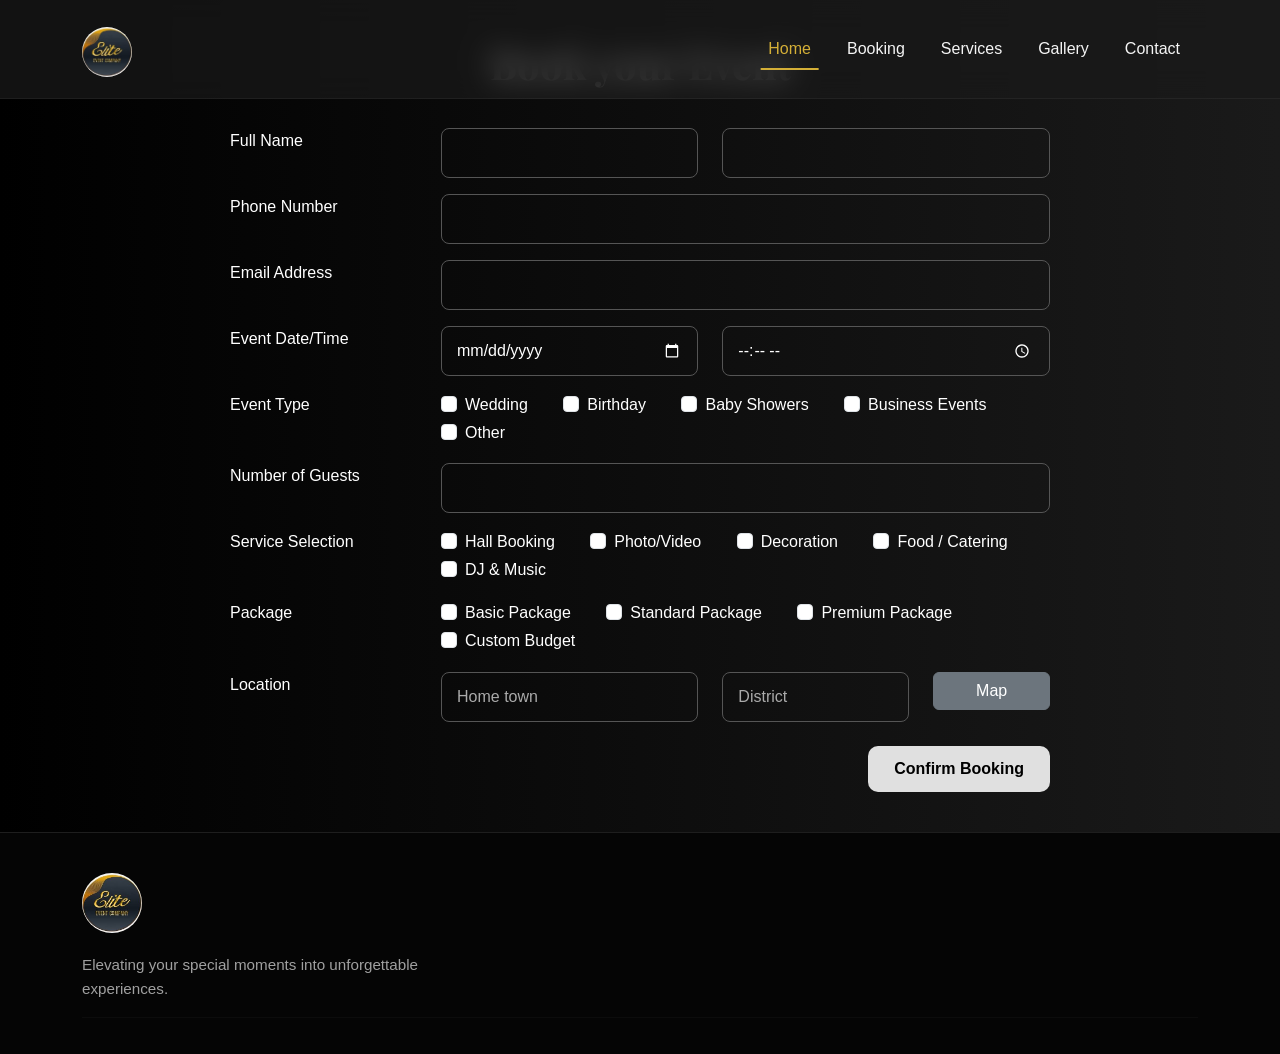
<file: Elite-Events/booking.html>
<!DOCTYPE html>
<html lang="en">

<head>
    <meta charset="UTF-8">
    <meta name="viewport" content="width=device-width, initial-scale=1.0">
    <title>Book Your Event</title>

    <link href="https://cdn.jsdelivr.net/npm/bootstrap@5.3.2/dist/css/bootstrap.min.css" rel="stylesheet">
    <link rel="stylesheet" href="https://cdnjs.cloudflare.com/ajax/libs/font-awesome/6.4.2/css/all.min.css">

    <link rel="stylesheet" href="style.css">


    <style>
        body {
            background: linear-gradient(to right, #000, #1a1a1a);
            color: white;
            font-family: Arial, Helvetica, sans-serif;
        }

        .container-box {
            max-width: 900px;
            margin: auto;
            padding: 40px;
        }

        h1 {
            text-align: center;
            margin-bottom: 40px;
            font-weight: bold;
        }

        .form-control {
            background: transparent;
            border: 1px solid #555;
            color: white;
        }

        .form-control::placeholder {
            color: #aaa;
        }

        .form-check-label {
            margin-right: 15px;
        }

        .btn-book {
            background: #e0e0e0;
            color: black;
            font-weight: 600;
            border-radius: 10px;
            padding: 10px 25px;
        }
    </style>
</head>

<body>
    <nav class="navbar navbar-expand-lg fixed-top">
        <div class="container">
            <a class="navbar-brand" href="index.html">
                <img src="../logo.jpeg" alt="Elite Logo" style="height: 50px; border-radius: 50%;">
            </a>
            <button class="navbar-toggler" type="button" data-bs-toggle="collapse" data-bs-target="#navbarNav"
                aria-controls="navbarNav" aria-expanded="false" aria-label="Toggle navigation">
                <span class="navbar-toggler-icon" style="filter: invert(1);"></span>
            </button>
            <div class="collapse navbar-collapse justify-content-end" id="navbarNav">
                <ul class="navbar-nav">
                    <li class="nav-item">
                        <a class="nav-link active" aria-current="page" href="index.html">Home</a>
                    </li>
                    <li class="nav-item">
                        <a class="nav-link" href="booking.html">Booking</a>
                    </li>
                    <li class="nav-item">
                        <a class="nav-link" href="services.html">Services</a>
                    </li>
                    <li class="nav-item">
                        <a class="nav-link" href="gallery.html">Gallery</a>
                    </li>
                    <li class="nav-item">
                        <a class="nav-link" href="contact.html">Contact</a>
                    </li>
                </ul>
            </div>
        </div>
    </nav>

    <div class="container container-box">

        <h1>Book your Event</h1>

        <form>

            <div class="row mb-3">
                <label class="col-md-3">Full Name</label>
                <div class="col-md-4">
                    <input type="text" class="form-control">
                </div>
                <div class="col-md-5">
                    <input type="text" class="form-control">
                </div>
            </div>

            <div class="row mb-3">
                <label class="col-md-3">Phone Number</label>
                <div class="col-md-9">
                    <input type="text" class="form-control">
                </div>
            </div>

            <div class="row mb-3">
                <label class="col-md-3">Email Address</label>
                <div class="col-md-9">
                    <input type="email" class="form-control">
                </div>
            </div>

            <div class="row mb-3">
                <label class="col-md-3">Event Date/Time</label>
                <div class="col-md-4">
                    <input type="date" class="form-control">
                </div>
                <div class="col-md-5">
                    <input type="time" class="form-control">
                </div>
            </div>

            <div class="row mb-3">
                <label class="col-md-3">Event Type</label>
                <div class="col-md-9">

                    <div class="form-check form-check-inline">
                        <input class="form-check-input" type="checkbox">
                        <label class="form-check-label">Wedding</label>
                    </div>

                    <div class="form-check form-check-inline">
                        <input class="form-check-input" type="checkbox">
                        <label class="form-check-label">Birthday</label>
                    </div>

                    <div class="form-check form-check-inline">
                        <input class="form-check-input" type="checkbox">
                        <label class="form-check-label">Baby Showers</label>
                    </div>

                    <div class="form-check form-check-inline">
                        <input class="form-check-input" type="checkbox">
                        <label class="form-check-label">Business Events</label>
                    </div>

                    <div class="form-check form-check-inline">
                        <input class="form-check-input" type="checkbox">
                        <label class="form-check-label">Other</label>
                    </div>

                </div>
            </div>

            <div class="row mb-3">
                <label class="col-md-3">Number of Guests</label>
                <div class="col-md-9">
                    <input type="number" class="form-control">
                </div>
            </div>

            <div class="row mb-3">
                <label class="col-md-3">Service Selection</label>
                <div class="col-md-9">

                    <div class="form-check form-check-inline">
                        <input class="form-check-input" type="checkbox">
                        <label class="form-check-label">Hall Booking</label>
                    </div>

                    <div class="form-check form-check-inline">
                        <input class="form-check-input" type="checkbox">
                        <label class="form-check-label">Photo/Video</label>
                    </div>

                    <div class="form-check form-check-inline">
                        <input class="form-check-input" type="checkbox">
                        <label class="form-check-label">Decoration</label>
                    </div>

                    <div class="form-check form-check-inline">
                        <input class="form-check-input" type="checkbox">
                        <label class="form-check-label">Food / Catering</label>
                    </div>

                    <div class="form-check form-check-inline">
                        <input class="form-check-input" type="checkbox">
                        <label class="form-check-label">DJ & Music</label>
                    </div>

                </div>
            </div>

            <div class="row mb-3">
                <label class="col-md-3">Package</label>
                <div class="col-md-9">

                    <div class="form-check form-check-inline">
                        <input class="form-check-input" type="checkbox">
                        <label class="form-check-label">Basic Package</label>
                    </div>

                    <div class="form-check form-check-inline">
                        <input class="form-check-input" type="checkbox">
                        <label class="form-check-label">Standard Package</label>
                    </div>

                    <div class="form-check form-check-inline">
                        <input class="form-check-input" type="checkbox">
                        <label class="form-check-label">Premium Package</label>
                    </div>

                    <div class="form-check form-check-inline">
                        <input class="form-check-input" type="checkbox">
                        <label class="form-check-label">Custom Budget</label>
                    </div>

                </div>
            </div>

            <div class="row mb-4">
                <label class="col-md-3">Location</label>

                <div class="col-md-4">
                    <input type="text" class="form-control" placeholder="Home town">
                </div>

                <div class="col-md-3">
                    <input type="text" class="form-control" placeholder="District">
                </div>

                <div class="col-md-2">
                    <button type="button" class="btn btn-secondary w-100">Map</button>
                </div>

            </div>

            <div class="text-end">
                <button class="btn btn-book">Confirm Booking</button>
            </div>

        </form>

    </div>
    <footer class="footer mt-auto">
        <div class="container text-center text-md-start">
            <div class="row align-items-center">
                <div class="col-md-4 mb-3 mb-md-0 text-center text-md-start">
                    <span class="footer-brand">
                        <img src="../logo.jpeg" alt="Elite Logo" style="height: 60px; border-radius: 50%;">
                    </span>
                    <p class="footer-text mb-0">Elevating your special moments into unforgettable experiences.</p>
                </div>


            </div>
            <hr style="border-color: rgba(255,255,255,0.1)">

        </div>
    </footer>

</body>

</html>
</file>
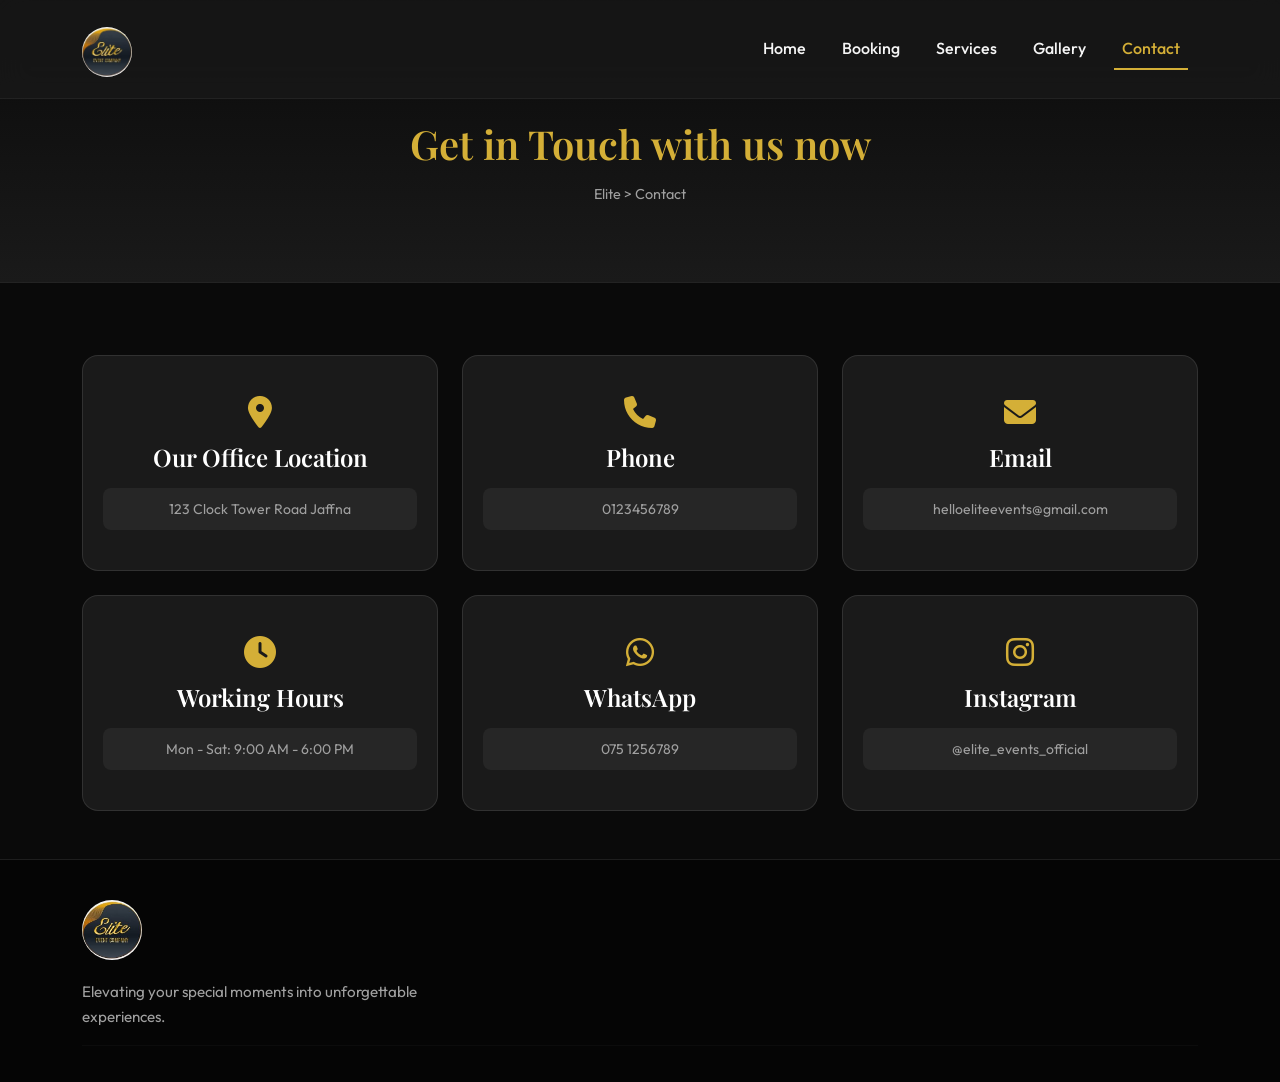
<file: Elite-Events/contact.html>
<!DOCTYPE html>
<html lang="en">

<head>
    <meta charset="UTF-8">
    <meta name="viewport" content="width=device-width, initial-scale=1.0">
    <title>Elite - Contact Us</title>

    <link href="https://cdn.jsdelivr.net/npm/bootstrap@5.3.2/dist/css/bootstrap.min.css" rel="stylesheet">

    <link rel="stylesheet" href="https://cdnjs.cloudflare.com/ajax/libs/font-awesome/6.4.2/css/all.min.css">

    <link rel="stylesheet" href="style.css">
    <style>
        .contact-card {
            text-align: center;
            padding: 40px 20px;
            height: 100%;
        }

        .contact-detail-box {
            background: rgba(255, 255, 255, 0.05);
            padding: 10px;
            border-radius: 8px;
            margin-top: 15px;
            min-height: 40px;
            display: flex;
            align-items: center;
            justify-content: center;
            color: var(--text-muted);
        }
    </style>
</head>

<body>


    <nav class="navbar navbar-expand-lg fixed-top">
        <div class="container">
            <a class="navbar-brand" href="index.html">
                <img src="../logo.jpeg" alt="Elite Logo" style="height: 50px; border-radius: 50%;">
            </a>
            <button class="navbar-toggler" type="button" data-bs-toggle="collapse" data-bs-target="#navbarNav"
                aria-controls="navbarNav" aria-expanded="false" aria-label="Toggle navigation">
                <span class="navbar-toggler-icon" style="filter: invert(1);"></span>
            </button>
            <div class="collapse navbar-collapse justify-content-end" id="navbarNav">
                <ul class="navbar-nav">
                    <li class="nav-item">
                        <a class="nav-link" href="index.html">Home</a>
                    </li>
                    <li class="nav-item">
                        <a class="nav-link" href="booking.html">Booking</a>
                    </li>
                    <li class="nav-item">
                        <a class="nav-link" href="services.html">Services</a>
                    </li>
                    <li class="nav-item">
                        <a class="nav-link" href="gallery.html">Gallery</a>
                    </li>
                    <li class="nav-item">
                        <a class="nav-link active" aria-current="page" href="contact.html">Contact</a>
                    </li>
                </ul>
            </div>
        </div>
    </nav>


    <header class="page-header">
        <div class="container">
            <h1 class="page-title" style="font-size: 2.5rem;">Get in Touch with us now</h1>
            <p class="page-breadcrumb">Elite > Contact</p>
        </div>
    </header>


    <section class="container py-5 mt-4">
        <div class="row g-4 justify-content-center">


            <div class="col-md-6 col-lg-4">
                <div class="glass-card contact-card">
                    <i class="fa-solid fa-location-dot contact-icon"></i>
                    <h4 class="mb-3">Our Office Location</h4>
                    <div class="contact-detail-box">
                        <small>123 Clock Tower Road Jaffna</small>
                    </div>
                </div>
            </div>


            <div class="col-md-6 col-lg-4">
                <div class="glass-card contact-card">
                    <i class="fa-solid fa-phone contact-icon"></i>
                    <h4 class="mb-3">Phone</h4>
                    <div class="contact-detail-box">
                        <small>0123456789</small>
                    </div>
                </div>
            </div>


            <div class="col-md-6 col-lg-4">
                <div class="glass-card contact-card">
                    <i class="fa-solid fa-envelope contact-icon"></i>
                    <h4 class="mb-3">Email</h4>
                    <div class="contact-detail-box">
                        <small>helloeliteevents@gmail.com</small>
                    </div>
                </div>
            </div>


            <div class="col-md-6 col-lg-4">
                <div class="glass-card contact-card">
                    <i class="fa-solid fa-clock contact-icon"></i>
                    <h4 class="mb-3">Working Hours</h4>
                    <div class="contact-detail-box">
                        <small>Mon - Sat: 9:00 AM - 6:00 PM</small>
                    </div>
                </div>
            </div>


            <div class="col-md-6 col-lg-4">
                <div class="glass-card contact-card">
                    <i class="fa-brands fa-whatsapp contact-icon"></i>
                    <h4 class="mb-3">WhatsApp</h4>
                    <div class="contact-detail-box">
                        <small>075 1256789</small>
                    </div>
                </div>
            </div>


            <div class="col-md-6 col-lg-4">
                <div class="glass-card contact-card">
                    <i class="fa-brands fa-instagram contact-icon"></i>
                    <h4 class="mb-3">Instagram</h4>
                    <div class="contact-detail-box">
                        <small>@elite_events_official</small>
                    </div>
                </div>
            </div>

        </div>
    </section>


    <footer class="footer mt-auto">
        <div class="container text-center text-md-start">
            <div class="row align-items-center">
                <div class="col-md-4 mb-3 mb-md-0 text-center text-md-start">
                    <span class="footer-brand">
                        <img src="../logo.jpeg" alt="Elite Logo" style="height: 60px; border-radius: 50%;">
                    </span>
                    <p class="footer-text mb-0">Elevating your special moments into unforgettable experiences.</p>
                </div>


            </div>
            <hr style="border-color: rgba(255,255,255,0.1)">

        </div>
    </footer>


    <script src="https://cdn.jsdelivr.net/npm/bootstrap@5.3.2/dist/js/bootstrap.bundle.min.js"></script>
</body>

</html>
</file>
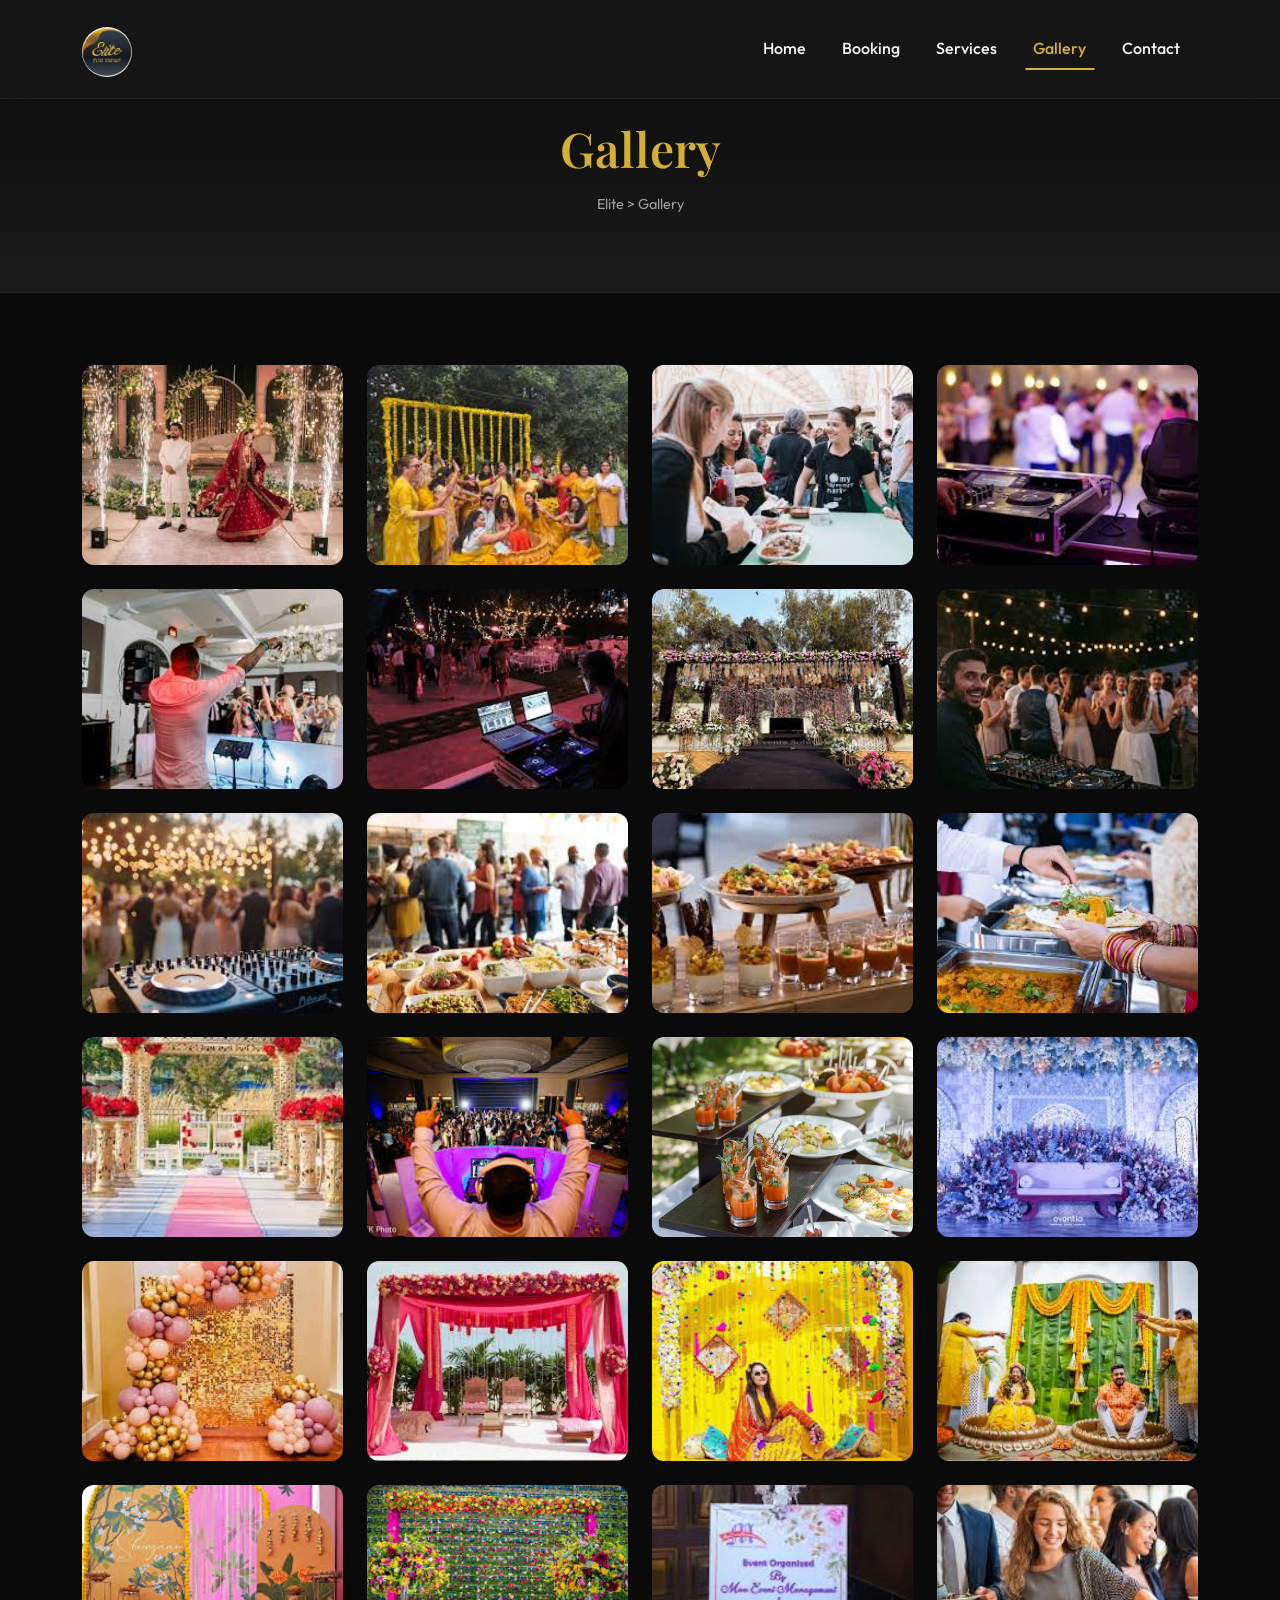
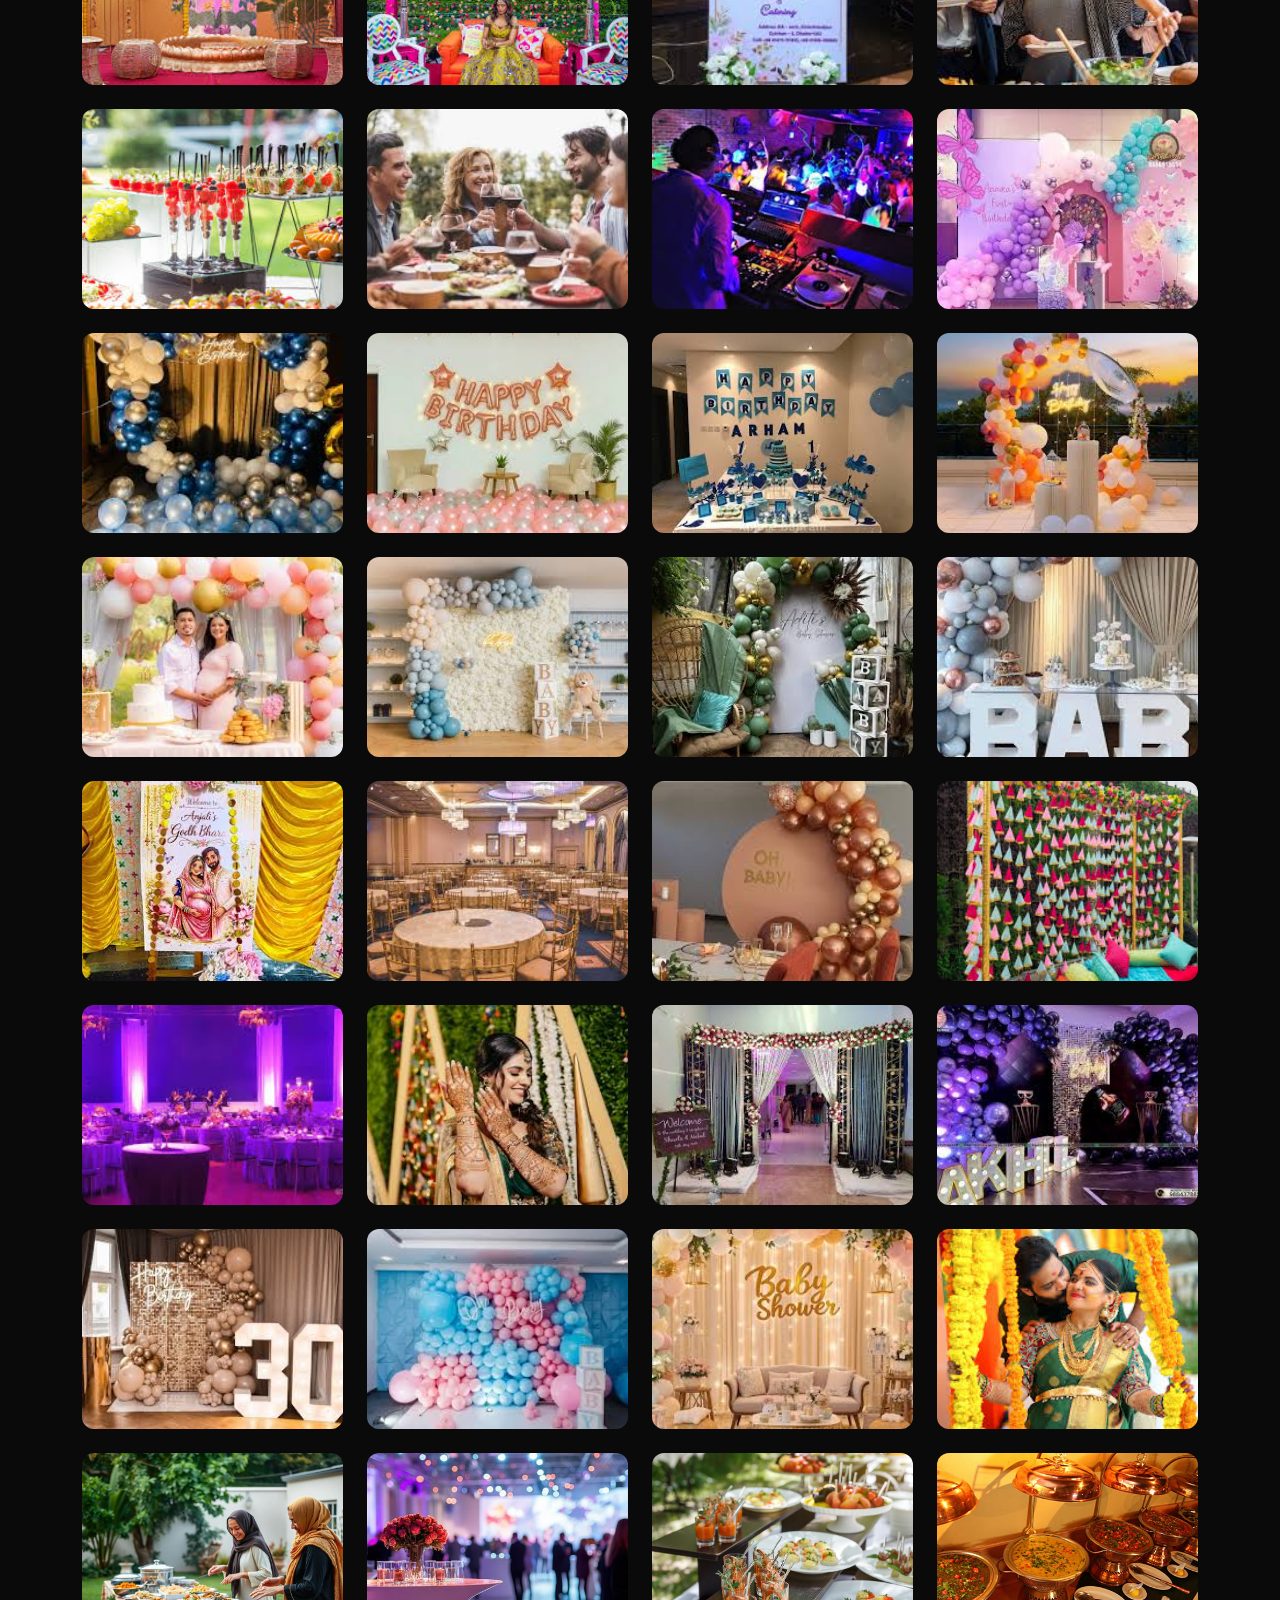
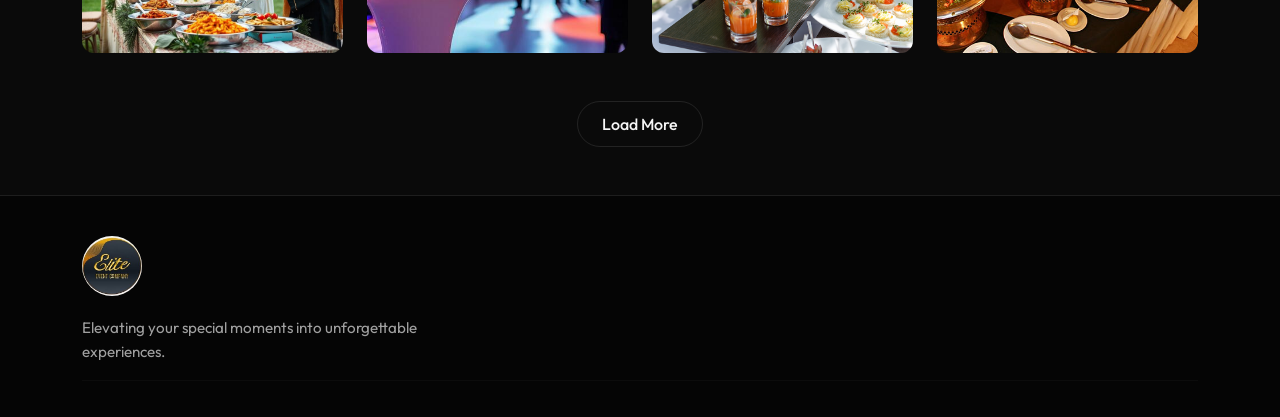
<file: Elite-Events/gallery.html>
<!DOCTYPE html>
<html lang="en">

<head>
    <meta charset="UTF-8">
    <meta name="viewport" content="width=device-width, initial-scale=1.0">
    <title>Elite - Gallery</title>

    <link href="https://cdn.jsdelivr.net/npm/bootstrap@5.3.2/dist/css/bootstrap.min.css" rel="stylesheet">

    <link rel="stylesheet" href="https://cdnjs.cloudflare.com/ajax/libs/font-awesome/6.4.2/css/all.min.css">

    <link rel="stylesheet" href="style.css">
    <style>
        .gallery-img {
            width: 100%;
            height: 200px;
            object-fit: cover;
            border-radius: 12px;
            transition: transform 0.4s ease, box-shadow 0.4s ease;
            cursor: pointer;
        }

        .gallery-img:hover {
            transform: scale(1.05);
            box-shadow: 0 10px 20px rgba(0, 0, 0, 0.5);
            z-index: 10;
            position: relative;
        }

        .gallery-item {
            overflow: visible;
        }
    </style>
</head>

<body>


    <nav class="navbar navbar-expand-lg fixed-top">
        <div class="container">
            <a class="navbar-brand" href="index.html">
                <img src="../logo.jpeg" alt="Elite Logo" style="height: 50px; border-radius: 50%;">
            </a>
            <button class="navbar-toggler" type="button" data-bs-toggle="collapse" data-bs-target="#navbarNav"
                aria-controls="navbarNav" aria-expanded="false" aria-label="Toggle navigation">
                <span class="navbar-toggler-icon" style="filter: invert(1);"></span>
            </button>
            <div class="collapse navbar-collapse justify-content-end" id="navbarNav">
                <ul class="navbar-nav">
                    <li class="nav-item">
                        <a class="nav-link" href="index.html">Home</a>
                    </li>
                    <li class="nav-item">
                        <a class="nav-link" href="booking.html">Booking</a>
                    </li>
                    <li class="nav-item">
                        <a class="nav-link" href="services.html">Services</a>
                    </li>
                    <li class="nav-item">
                        <a class="nav-link active" aria-current="page" href="gallery.html">Gallery</a>
                    </li>
                    <li class="nav-item">
                        <a class="nav-link" href="contact.html">Contact</a>
                    </li>
                </ul>
            </div>
        </div>
    </nav>


    <header class="page-header">
        <div class="container">
            <h1 class="page-title">Gallery</h1>
            <p class="page-breadcrumb">Elite > Gallery</p>
        </div>
    </header>


    <section class="container py-5 mt-4 text-center">

        <div class="row g-4 justify-content-center">


            <div class="col-6 col-md-4 col-lg-3 gallery-item">
                <img src="../download (7).jpeg" alt="Gallery Image" class="gallery-img">
            </div>
            <div class="col-6 col-md-4 col-lg-3 gallery-item">
                <img src="../download (6).jpeg" alt="Gallery Image" class="gallery-img">
            </div>
            <div class="col-6 col-md-4 col-lg-3 gallery-item">
                <img src="../download (5).jpeg" alt="Gallery Image" class="gallery-img">
            </div>

            <div class="col-6 col-md-4 col-lg-3 gallery-item">
                <img src="../download (1).jpeg" alt="Gallery Image" class="gallery-img">
            </div>
            <div class="col-6 col-md-4 col-lg-3 gallery-item">
                <img src="../download (2).jpeg" alt="Gallery Image" class="gallery-img">
            </div>
            <div class="col-6 col-md-4 col-lg-3 gallery-item">
                <img src="../download (3).jpeg" alt="Gallery Image" class="gallery-img">
            </div>
            <div class="col-6 col-md-4 col-lg-3 gallery-item">
                <img src="../download (4).jpeg" alt="Gallery Image" class="gallery-img">
            </div>
            <div class="col-6 col-md-4 col-lg-3 gallery-item">
                <img src="../images (1).jpeg" alt="Gallery Image" class="gallery-img">
            </div>
            <div class="col-6 col-md-4 col-lg-3 gallery-item">
                <img src="../images (2).jpeg" alt="Gallery Image" class="gallery-img">
            </div>
            <div class="col-6 col-md-4 col-lg-3 gallery-item">
                <img src="../images (3).jpeg" alt="Gallery Image" class="gallery-img">
            </div>
            <div class="col-6 col-md-4 col-lg-3 gallery-item">
                <img src="../images (4).jpeg" alt="Gallery Image" class="gallery-img">
            </div>
            <div class="col-6 col-md-4 col-lg-3 gallery-item">
                <img src="../images (5).jpeg" alt="Gallery Image" class="gallery-img">
            </div>
            <div class="col-6 col-md-4 col-lg-3 gallery-item">
                <img src="../images (6).jpeg" alt="Gallery Image" class="gallery-img">
            </div>
            <div class="col-6 col-md-4 col-lg-3 gallery-item">
                <img src="../images.jpeg" alt="Gallery Image" class="gallery-img">
            </div>
            <div class="col-6 col-md-4 col-lg-3 gallery-item">
                <img src="../Outdoor-Catering-Services-Peachtree-City-GA.jpg" alt="Gallery Image" class="gallery-img">
            </div>
            <div class="col-6 col-md-4 col-lg-3 gallery-item">
                <img src="../download (8).jpeg" alt="Gallery Image" class="gallery-img">
            </div>
            <div class="col-6 col-md-4 col-lg-3 gallery-item">
                <img src="../download (9).jpeg" alt="Gallery Image" class="gallery-img">
            </div>
            <div class="col-6 col-md-4 col-lg-3 gallery-item">
                <img src="../download (10).jpeg" alt="Gallery Image" class="gallery-img">
            </div>
            <div class="col-6 col-md-4 col-lg-3 gallery-item">
                <img src="../download (11).jpeg" alt="Gallery Image" class="gallery-img">
            </div>
            <div class="col-6 col-md-4 col-lg-3 gallery-item">
                <img src="../download (12).jpeg" alt="Gallery Image" class="gallery-img">
            </div>
            <div class="col-6 col-md-4 col-lg-3 gallery-item">
                <img src="../download (13).jpeg" alt="Gallery Image" class="gallery-img">
            </div>
            <div class="col-6 col-md-4 col-lg-3 gallery-item">
                <img src="../download (14).jpeg" alt="Gallery Image" class="gallery-img">
            </div>
            <div class="col-6 col-md-4 col-lg-3 gallery-item">
                <img src="../download (15).jpeg" alt="Gallery Image" class="gallery-img">
            </div>
            <div class="col-6 col-md-4 col-lg-3 gallery-item">
                <img src="../download (16).jpeg" alt="Gallery Image" class="gallery-img">
            </div>
            <div class="col-6 col-md-4 col-lg-3 gallery-item">
                <img src="../download (17).jpeg" alt="Gallery Image" class="gallery-img">
            </div>
            <div class="col-6 col-md-4 col-lg-3 gallery-item">
                <img src="../download (18).jpeg" alt="Gallery Image" class="gallery-img">
            </div>
            <div class="col-6 col-md-4 col-lg-3 gallery-item">
                <img src="../download (19).jpeg" alt="Gallery Image" class="gallery-img">
            </div>
            <div class="col-6 col-md-4 col-lg-3 gallery-item">
                <img src="../download (20).jpeg" alt="Gallery Image" class="gallery-img">
            </div>
            <div class="col-6 col-md-4 col-lg-3 gallery-item">
                <img src="../download (21).jpeg" alt="Gallery Image" class="gallery-img">
            </div>
            <div class="col-6 col-md-4 col-lg-3 gallery-item">
                <img src="../download (22).jpeg" alt="Gallery Image" class="gallery-img">
            </div>
            <div class="col-6 col-md-4 col-lg-3 gallery-item">
                <img src="../download (23).jpeg" alt="Gallery Image" class="gallery-img">
            </div>
            <div class="col-6 col-md-4 col-lg-3 gallery-item">
                <img src="../download (24).jpeg" alt="Gallery Image" class="gallery-img">
            </div>
            <div class="col-6 col-md-4 col-lg-3 gallery-item">
                <img src="../download (25).jpeg" alt="Gallery Image" class="gallery-img">
            </div>
            <div class="col-6 col-md-4 col-lg-3 gallery-item">
                <img src="../download (26).jpeg" alt="Gallery Image" class="gallery-img">
            </div>
            <div class="col-6 col-md-4 col-lg-3 gallery-item">
                <img src="../download (27).jpeg" alt="Gallery Image" class="gallery-img">
            </div>
            <div class="col-6 col-md-4 col-lg-3 gallery-item">
                <img src="../download (28).jpeg" alt="Gallery Image" class="gallery-img">
            </div>
            <div class="col-6 col-md-4 col-lg-3 gallery-item">
                <img src="../download (29).jpeg" alt="Gallery Image" class="gallery-img">
            </div>
            <div class="col-6 col-md-4 col-lg-3 gallery-item">
                <img src="../download (30).jpeg" alt="Gallery Image" class="gallery-img">
            </div>
            <div class="col-6 col-md-4 col-lg-3 gallery-item">
                <img src="../images (7).jpeg" alt="Gallery Image" class="gallery-img">
            </div>
            <div class="col-6 col-md-4 col-lg-3 gallery-item">
                <img src="../images (8).jpeg" alt="Gallery Image" class="gallery-img">
            </div>
            <div class="col-6 col-md-4 col-lg-3 gallery-item">
                <img src="../images (9).jpeg" alt="Gallery Image" class="gallery-img">
            </div>
            <div class="col-6 col-md-4 col-lg-3 gallery-item">
                <img src="../images (10).jpeg" alt="Gallery Image" class="gallery-img">
            </div>
            <div class="col-6 col-md-4 col-lg-3 gallery-item">
                <img src="../images (11).jpeg" alt="Gallery Image" class="gallery-img">
            </div>
            <div class="col-6 col-md-4 col-lg-3 gallery-item">
                <img src="../images (12).jpeg" alt="Gallery Image" class="gallery-img">
            </div>
            <div class="col-6 col-md-4 col-lg-3 gallery-item">
                <img src="../images (13).jpeg" alt="Gallery Image" class="gallery-img">
            </div>
            <div class="col-6 col-md-4 col-lg-3 gallery-item">
                <img src="../images (14).jpeg" alt="Gallery Image" class="gallery-img">
            </div>
            <div class="col-6 col-md-4 col-lg-3 gallery-item">
                <img src="../images (15).jpeg" alt="Gallery Image" class="gallery-img">
            </div>
            <div class="col-6 col-md-4 col-lg-3 gallery-item">
                <img src="../images (16).jpeg" alt="Gallery Image" class="gallery-img">
            </div>
            <div class="col-6 col-md-4 col-lg-3 gallery-item">
                <img src="../freepik__candid-image-photography-natural-textures-highly-r__83754-1.jpg"
                    alt="Gallery Image" class="gallery-img">
            </div>



            <div class="col-6 col-md-4 col-lg-3 gallery-item">
                <img src="../guests-mingle-at.jpg" alt="Gallery Image" class="gallery-img">
            </div>
            <div class="col-6 col-md-4 col-lg-3 gallery-item">
                <img src="../Outdoor-Catering-Services-Peachtree-City-GA.jpg" alt="Gallery Image" class="gallery-img">
            </div>
            <div class="col-6 col-md-4 col-lg-3 gallery-item">
                <img src="../photo_2076_160077400531280.jpg" alt="Gallery Image" class="gallery-img">
            </div>








            <div class="mt-5">
                <button class="btn btn-outline-custom">Load More</button>
            </div>
    </section>


    <footer class="footer mt-auto">
        <div class="container text-center text-md-start">
            <div class="row align-items-center">
                <div class="col-md-4 mb-3 mb-md-0 text-center text-md-start">
                    <span class="footer-brand">
                        <img src="../logo.jpeg" alt="Elite Logo" style="height: 60px; border-radius: 50%;">
                    </span>
                    <p class="footer-text mb-0">Elevating your special moments into unforgettable experiences.</p>
                </div>


            </div>
            <hr style="border-color: rgba(255,255,255,0.1)">

        </div>
    </footer>


    <script src="https://cdn.jsdelivr.net/npm/bootstrap@5.3.2/dist/js/bootstrap.bundle.min.js"></script>
</body>

</html>
</file>
<file: Elite-Events/style.css>
@import url('https://fonts.googleapis.com/css2?family=Outfit:wght@300;400;500;600;700&family=Playfair+Display:ital,wght@0,400;0,600;0,700;1,400&display=swap');

:root {
  --bg-color: #0a0a0a;
  --surface-color: #1a1a1a;
  --surface-color-hover: #222222;
  --primary-color: #d4af37;
  --primary-hover: #c19b2e;
  --text-main: #f5f5f5;
  --text-muted: #a0a0a0;
  --border-color: rgba(255, 255, 255, 0.1);
  --glass-bg: rgba(26, 26, 26, 0.7);
  --glass-border: rgba(255, 255, 255, 0.05);
}

body {
  font-family: 'Outfit', sans-serif;
  background-color: var(--bg-color);
  color: var(--text-main);
  line-height: 1.6;
  overflow-x: hidden;
}

h1,
h2,
h3,
h4,
h5,
h6 {
  font-family: 'Playfair Display', serif;
  font-weight: 600;
  color: #fff;
}


::-webkit-scrollbar {
  width: 8px;
}

::-webkit-scrollbar-track {
  background: var(--bg-color);
}

::-webkit-scrollbar-thumb {
  background: #333;
  border-radius: 4px;
}

::-webkit-scrollbar-thumb:hover {
  background: var(--primary-color);
}


.navbar {
  background: var(--glass-bg);
  backdrop-filter: blur(15px);
  -webkit-backdrop-filter: blur(15px);
  border-bottom: 1px solid var(--glass-border);
  padding: 1rem 0;
  transition: all 0.3s ease;
}

.navbar-brand {
  font-family: 'Playfair Display', serif;
  font-size: 2rem;
  font-weight: 700;
  font-style: italic;
  color: var(--primary-color) !important;
  letter-spacing: 1px;
}

.nav-link {
  color: var(--text-main) !important;
  font-weight: 500;
  margin: 0 10px;
  position: relative;
  transition: color 0.3s ease;
}

.nav-link:hover,
.nav-link.active {
  color: var(--primary-color) !important;
}

.nav-link::after {
  content: '';
  position: absolute;
  width: 0;
  height: 2px;
  bottom: 0;
  left: 50%;
  transform: translateX(-50%);
  background-color: var(--primary-color);
  transition: width 0.3s ease;
}

.nav-link:hover::after,
.nav-link.active::after {
  width: 100%;
}


.btn-primary-custom {
  background-color: var(--primary-color);
  color: #000;
  border: none;
  padding: 10px 24px;
  font-weight: 600;
  border-radius: 50px;
  transition: all 0.3s ease;
  box-shadow: 0 4px 15px rgba(212, 175, 55, 0.3);
}

.btn-primary-custom:hover {
  background-color: var(--primary-hover);
  color: #000;
  transform: translateY(-2px);
  box-shadow: 0 6px 20px rgba(212, 175, 55, 0.4);
}

.btn-outline-custom {
  background-color: transparent;
  color: var(--text-main);
  border: 1px solid var(--border-color);
  padding: 10px 24px;
  font-weight: 500;
  border-radius: 50px;
  transition: all 0.3s ease;
}

.btn-outline-custom:hover {
  border-color: var(--primary-color);
  color: var(--primary-color);
}


.hero-section {
  position: relative;
  padding: 120px 0 80px;
  min-height: 80vh;
  display: flex;
  align-items: center;
  background: radial-gradient(circle at center, rgba(26, 26, 26, 1) 0%, rgba(10, 10, 10, 1) 100%);
  overflow: hidden;
}

.hero-bg-glow {
  position: absolute;
  width: 600px;
  height: 600px;
  background: radial-gradient(circle, rgba(212, 175, 55, 0.1) 0%, rgba(0, 0, 0, 0) 70%);
  top: 50%;
  left: 50%;
  transform: translate(-50%, -50%);
  z-index: 0;
  pointer-events: none;
}

.hero-content {
  position: relative;
  z-index: 1;
}

.hero-subtitle {
  color: var(--primary-color);
  font-weight: 500;
  letter-spacing: 2px;
  text-transform: uppercase;
  font-size: 0.9rem;
  margin-bottom: 20px;
  display: block;
  animation: fadeInDown 1s ease;
}

.hero-title {
  font-size: 4rem;
  line-height: 1.2;
  margin-bottom: 30px;
  animation: fadeInUp 1s ease 0.2s both;
}

.hero-text {
  color: var(--text-muted);
  font-size: 1.1rem;
  margin-bottom: 40px;
  animation: fadeInUp 1s ease 0.4s both;
}

.hero-buttons {
  animation: fadeInUp 1s ease 0.6s both;
}


.glass-card {
  background: var(--surface-color);
  border: 1px solid var(--border-color);
  border-radius: 16px;
  padding: 30px;
  transition: all 0.4s ease;
  position: relative;
  overflow: hidden;
}

.glass-card:hover {
  transform: translateY(-5px);
  border-color: rgba(212, 175, 55, 0.3);
  box-shadow: 0 10px 30px rgba(0, 0, 0, 0.5);
  background: var(--surface-color-hover);
}


.profile-card-wrapper {
  margin-top: 60px;
  animation: fadeIn 1s ease 0.8s both;
}

.profile-img-container {
  width: 80px;
  height: 80px;
  border-radius: 50%;
  overflow: hidden;
  border: 2px solid var(--primary-color);
  padding: 3px;
  margin-right: 20px;
}

.profile-img {
  width: 100%;
  height: 100%;
  object-fit: cover;
  border-radius: 50%;
}

.profile-name {
  font-family: 'Playfair Display', serif;
  font-size: 1.5rem;
  margin-bottom: 5px;
}

.profile-role {
  color: var(--primary-color);
  font-size: 0.9rem;
  margin-bottom: 0;
}


.services-preview {
  padding: 80px 0;
}

.section-title {
  font-size: 2.5rem;
  margin-bottom: 1.5rem;
  position: relative;
  display: inline-block;
}

.section-title::after {
  content: '';
  position: absolute;
  bottom: -10px;
  left: 0;
  width: 60px;
  height: 3px;
  background-color: var(--primary-color);
}

.service-preview-img-container {
  border-radius: 16px;
  overflow: hidden;
  position: relative;
  height: 300px;
  box-shadow: 0 15px 30px rgba(0, 0, 0, 0.3);
}

.service-preview-img-container img {
  width: 100%;
  height: 100%;
  object-fit: cover;
  transition: transform 0.8s ease;
}

.service-preview-img-container:hover img {
  transform: scale(1.05);
}


.footer {
  background-color: #050505;
  padding: 40px 0 20px;
  border-top: 1px solid var(--border-color);
  margin-top: 50px;
}

.footer-brand {
  font-family: 'Playfair Display', serif;
  font-size: 1.8rem;
  font-style: italic;
  color: var(--primary-color);
  margin-bottom: 20px;
  display: inline-block;
}

.footer-text {
  color: var(--text-muted);
  font-size: 0.95rem;
}


@keyframes fadeInUp {
  from {
    opacity: 0;
    transform: translateY(20px);
  }

  to {
    opacity: 1;
    transform: translateY(0);
  }
}

@keyframes fadeInDown {
  from {
    opacity: 0;
    transform: translateY(-20px);
  }

  to {
    opacity: 1;
    transform: translateY(0);
  }
}

@keyframes fadeIn {
  from {
    opacity: 0;
  }

  to {
    opacity: 1;
  }
}


.page-header {
  padding: 120px 0 60px;
  background: linear-gradient(to bottom, rgba(10, 10, 10, 1) 0%, rgba(26, 26, 26, 1) 100%);
  text-align: center;
  border-bottom: 1px solid var(--border-color);
}

.page-title {
  font-size: 3rem;
  color: var(--primary-color);
  margin-bottom: 15px;
}

.page-breadcrumb {
  color: var(--text-muted);
  font-size: 0.9rem;
}


.event-card {
  height: 100%;
  background: var(--surface-color);
  border-radius: 12px;
  border: 1px solid var(--border-color);
  overflow: hidden;
  transition: transform 0.3s, box-shadow 0.3s;
}

.event-card:hover {
  transform: translateY(-5px);
  border-color: var(--primary-color);
  box-shadow: 0 10px 20px rgba(0, 0, 0, 0.4);
}

.event-card-img {
  height: 200px;
  object-fit: cover;
  width: 100%;
}

.event-card-body {
  padding: 20px;
  text-align: center;
}

.event-card-title {
  font-size: 1.2rem;
  margin-bottom: 10px;
  font-family: 'Outfit', sans-serif;
}


.form-control,
.form-select {
  background-color: rgba(255, 255, 255, 0.05);
  border: 1px solid var(--border-color);
  color: var(--text-main);
  padding: 12px 15px;
  border-radius: 8px;
  transition: all 0.3s;
}

.form-control:focus,
.form-select:focus {
  background-color: rgba(255, 255, 255, 0.08);
  border-color: var(--primary-color);
  box-shadow: 0 0 0 0.25rem rgba(212, 175, 55, 0.25);
  color: var(--text-main);
}

.form-label {
  color: var(--text-muted);
  font-size: 0.9rem;
  margin-bottom: 8px;
}

input[type="date"]::-webkit-calendar-picker-indicator,
input[type="time"]::-webkit-calendar-picker-indicator {
  filter: invert(1);
}


.contact-icon {
  font-size: 2rem;
  color: var(--primary-color);
  margin-bottom: 15px;
}

.navbar-scrolled {
  background: rgba(5, 5, 5, 0.95);
  box-shadow: 0 4px 20px rgba(0, 0, 0, 0.5);
  border-bottom: 1px solid rgba(212, 175, 55, 0.2);
}
</file>
